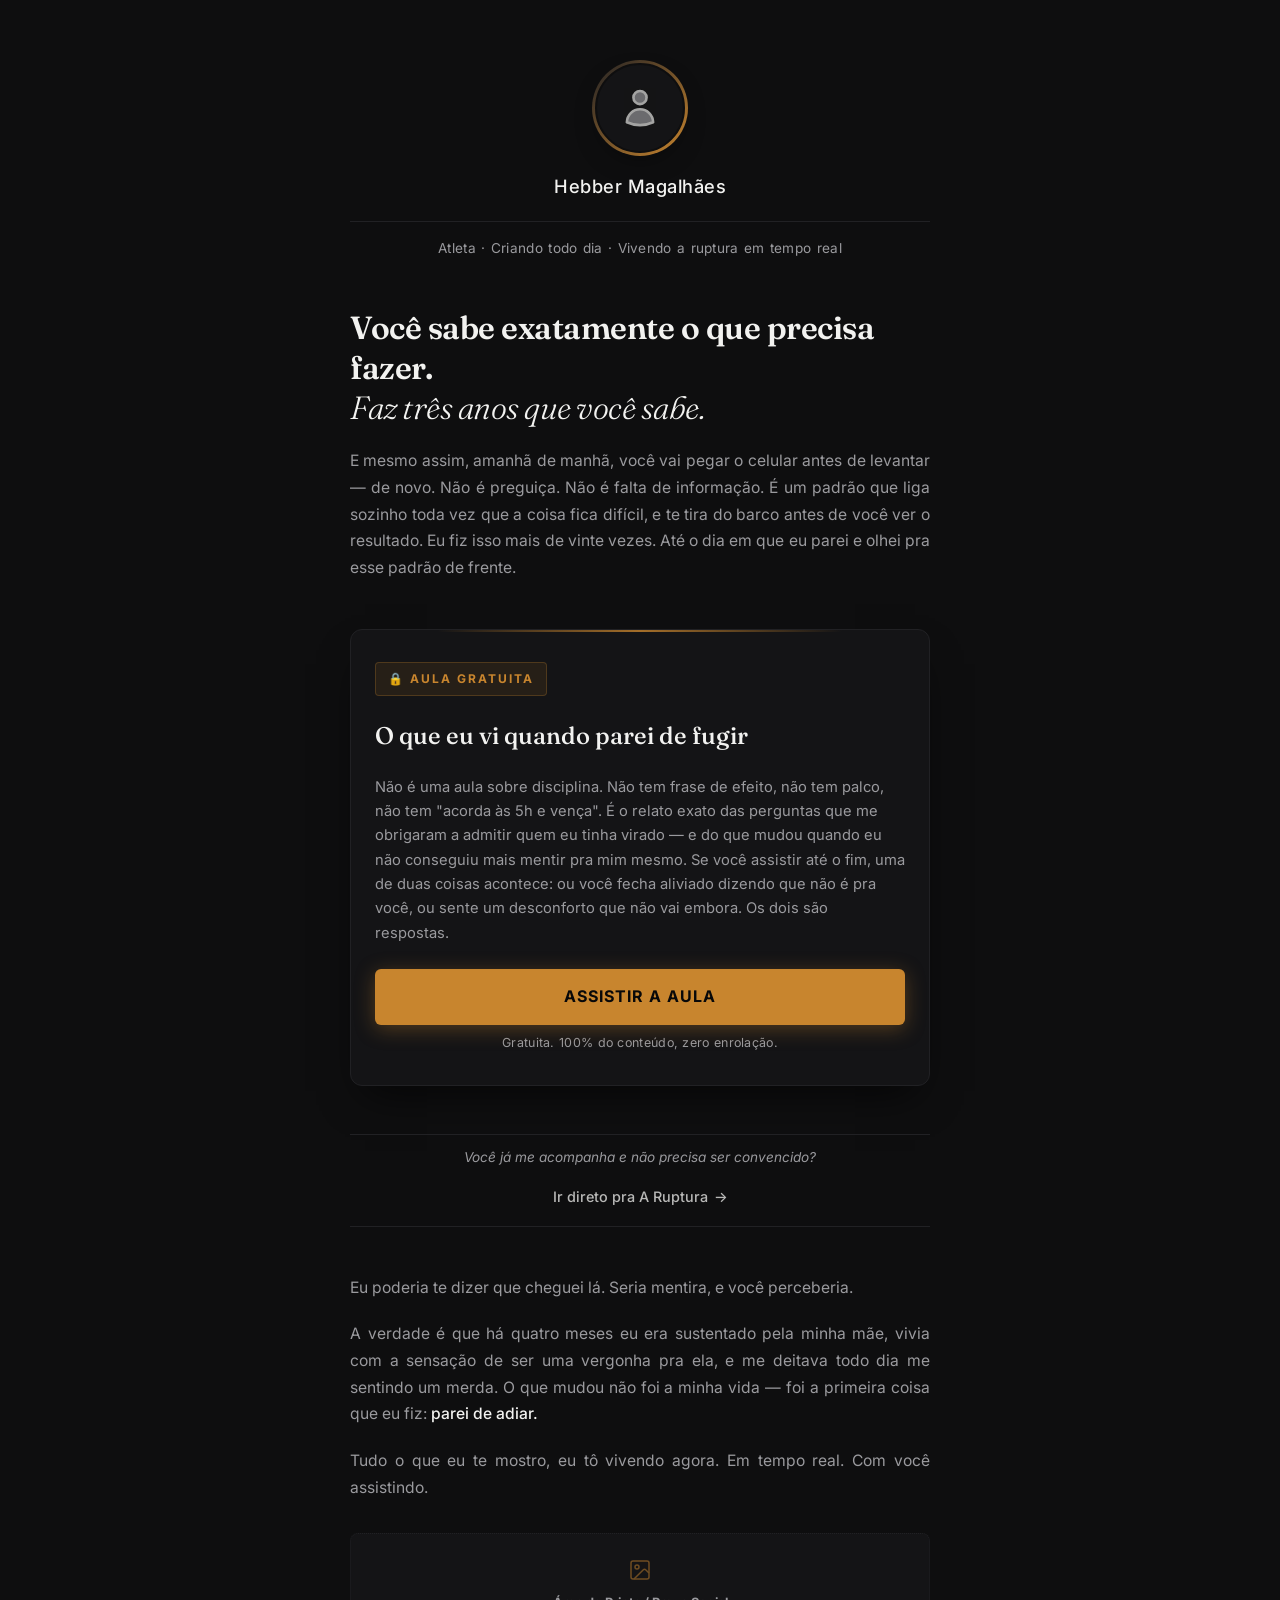
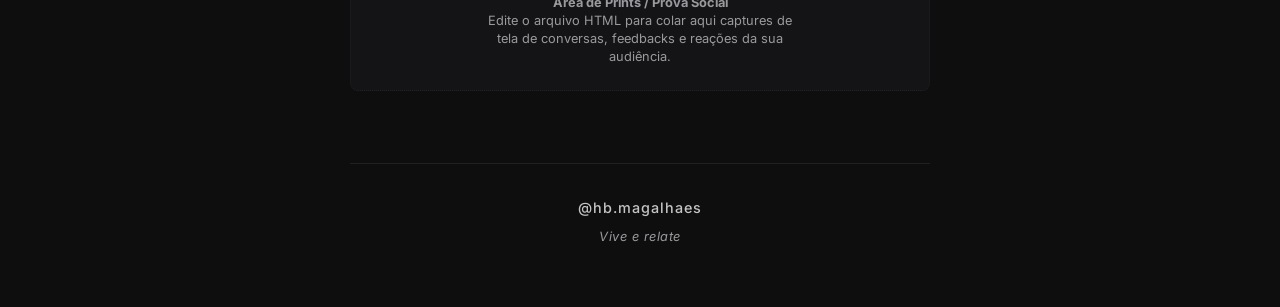
<file: index_completo.html>
<!DOCTYPE html>
<html lang="pt-BR">
<head>
    <meta charset="UTF-8">
    <meta name="viewport" content="width=device-width, initial-scale=1.0">
    <title>Hebber Magalhães | A Ruptura</title>
    
    <!-- GOOGLE FONTS: Fontes oficiais especificadas (Fraunces para serif, Inter para sans-serif) -->
    <link rel="preconnect" href="https://fonts.googleapis.com">
    <link rel="preconnect" href="https://fonts.gstatic.com" crossorigin>
    <link href="https://fonts.googleapis.com/css2?family=Fraunces:ital,opsz,wght@0,9..144,300..900;1,9..144,300..900&family=Inter:wght@300;400;500;600;700&display=swap" rel="stylesheet">
    
    <style>
        /* ==========================================================================
           CONFIGURAÇÕES ESTÉTICAS - PREMIUM UNDERGROUND DARK
           ========================================================================== */
        :root {
            --bg-color: #0E0E0F;           /* Fundo quase preto, sóbrio */
            --card-bg-color: #141416;      /* Fundo de caixas com sutil contraste */
            --border-color: #212124;       /* Linhas de divisão elegantes */
            
            /* COR DE DESTAQUE PRINCIPAL: Âmbar/Dourado Terroso Sóbrio */
            --accent-color: #C8852E;       
            --accent-hover: #D7943C;       
            --accent-active: #B27122;       
            --accent-alpha: rgba(200, 133, 46, 0.1);
            
            /* CONTRASTE DE TEXTOS */
            --text-white: #F2F2F0;         /* Off-white elegante */
            --text-gray: #9A9A9E;          /* Cinza para textos secundários */
            --text-dark: #080809;          /* Texto escuro para alto contraste sobre destaque */
            
            /* TIPOGRAFIA */
            --font-serif: 'Fraunces', Georgia, serif;
            --font-sans: 'Inter', system-ui, -apple-system, sans-serif;
            
            /* TRANSIÇÕES */
            --transition-smooth: all 0.3s cubic-bezier(0.16, 1, 0.3, 1);
        }

        /* RESET & RESET DA ROLAGEM */
        * {
            margin: 0;
            padding: 0;
            box-sizing: border-box;
            -webkit-tap-highlight-color: transparent;
        }

        html {
            scroll-behavior: smooth;
            background-color: var(--bg-color);
            color: var(--text-white);
            font-family: var(--font-sans);
        }

        body {
            min-height: 100vh;
            display: flex;
            flex-direction: column;
            align-items: center;
            justify-content: flex-start;
            padding: 40px 20px 60px 20px;
            overflow-x: hidden;
            line-height: 1.6;
        }

        /* ENVELOPE DA PÁGINA (Limitador de largura para manter leitura intimista) */
        .container {
            width: 100%;
            max-width: 520px; /* Mobile-first: visualização perfeita em celulares */
            margin: 0 auto;
            display: flex;
            flex-direction: column;
            gap: 48px; /* Ritmo de respiração e espaçamento generoso */
        }

        @media (min-width: 768px) {
            body {
                padding-top: 60px;
            }
            .container {
                max-width: 580px; /* Expansão suave em desktop */
            }
        }

        /* ESTILOS COMUNS */
        .font-serif {
            font-family: var(--font-serif);
        }

        .font-sans {
            font-family: var(--font-sans);
        }

        /* ANIMAÇÃO DE REVELAÇÃO SUAVE (Fade-in ao rolar) */
        .fade-in-section {
            opacity: 0;
            transform: translateY(12px);
            transition: var(--transition-smooth);
            transition-duration: 0.8s;
        }

        .fade-in-section.is-visible {
            opacity: 1;
            transform: translateY(0);
        }

        /* ==========================================================================
           [BLOCO 1 — TOPO]
           ========================================================================== */
        header {
            display: flex;
            flex-direction: column;
            align-items: center;
            text-align: center;
            gap: 16px;
        }

        /* Foto de perfil premium */
        .profile-container {
            position: relative;
            width: 96px;
            height: 96px;
            border-radius: 50%;
            padding: 3px;
            background: linear-gradient(135deg, var(--border-color) 0%, var(--accent-color) 100%);
            box-shadow: 0 10px 25px -10px rgba(0, 0, 0, 0.5);
        }

        .profile-pic {
            width: 100%;
            height: 100%;
            background-color: var(--card-bg-color);
            border-radius: 50%;
            display: flex;
            align-items: center;
            justify-content: center;
            overflow: hidden;
            border: 2px solid var(--bg-color);
        }

        /* Avatar de placeholder elegante usando SVG minimalista (fácil de trocar depois) */
        .profile-pic svg {
            width: 42px;
            height: 42px;
            fill: var(--text-gray);
            opacity: 0.65;
            transition: var(--transition-smooth);
        }

        .profile-container:hover .profile-pic svg {
            opacity: 0.9;
            transform: scale(1.05);
            fill: var(--accent-color);
        }

        .profile-name {
            font-size: 1.15rem;
            font-weight: 500;
            letter-spacing: 0.5px;
            color: var(--text-white);
        }

        .profile-divider {
            width: 100%;
            height: 1px;
            background-color: var(--border-color);
            position: relative;
            margin-top: 4px;
        }

        /* Subtítulo discreto */
        .profile-role {
            font-size: 0.85rem;
            color: var(--text-gray);
            letter-spacing: 0.3px;
            word-spacing: 1px;
            font-weight: 400;
        }

        /* ==========================================================================
           [BLOCO 2 — HEADLINE]
           ========================================================================== */
        .headline-section {
            text-align: left;
            display: flex;
            flex-direction: column;
            gap: 20px;
        }

        .headline-title {
            font-size: 2rem;
            font-weight: 600;
            line-height: 1.25;
            letter-spacing: -0.5px;
            color: var(--text-white);
        }

        /* Letra capitular sutil ou peso contrastante para forte impacto */
        .headline-title span {
            display: block;
            color: var(--text-white);
            font-style: italic;
            font-weight: 300;
        }

        .headline-support {
            font-size: 0.98rem;
            line-height: 1.7;
            color: var(--text-gray);
            font-weight: 400;
            text-align: justify;
        }

        /* ==========================================================================
           [BLOCO 3 — OFERTA PRINCIPAL: AULA GRATUITA] - ELEMENTO DOMINANTE
           ========================================================================== */
        .offer-card {
            background-color: var(--card-bg-color);
            border: 1px solid var(--border-color);
            border-radius: 12px;
            padding: 32px 24px;
            display: flex;
            flex-direction: column;
            gap: 24px;
            position: relative;
            overflow: hidden;
            box-shadow: 0 20px 40px -15px rgba(0, 0, 0, 0.7);
        }

        /* Linha sutil de brilho superior no card principal */
        .offer-card::before {
            content: '';
            position: absolute;
            top: 0;
            left: 0;
            right: 0;
            height: 2px;
            background: linear-gradient(90deg, transparent 15%, var(--accent-color) 50%, transparent 85%);
            opacity: 0.8;
        }

        /* Selo Estilo Etiqueta Uppercase */
        .tag-free {
            align-self: flex-start;
            font-size: 0.75rem;
            font-weight: 700;
            letter-spacing: 2px;
            background-color: var(--accent-alpha);
            color: var(--accent-color);
            padding: 6px 12px;
            border-radius: 4px;
            border: 1px solid rgba(200, 133, 46, 0.25);
            display: flex;
            align-items: center;
            gap: 6px;
        }

        .offer-title {
            font-size: 1.5rem;
            font-weight: 500;
            line-height: 1.3;
            color: var(--text-white);
        }

        .offer-text {
            font-size: 0.92rem;
            line-height: 1.65;
            color: var(--text-gray);
            text-align: left;
        }

        /* BOTÃO PRINCIPAL: TOTAL DOMÍNIO VISUAL, ALTO CONTRASTE */
        .btn-primary {
            display: flex;
            align-items: center;
            justify-content: center;
            width: 100%;
            height: 56px; /* Área de toque generosa garantida (mín. 52px) */
            background-color: var(--accent-color);
            color: var(--text-dark);
            text-decoration: none;
            font-weight: 700;
            font-size: 1rem;
            letter-spacing: 1px;
            border-radius: 6px;
            border: none;
            cursor: pointer;
            transition: var(--transition-smooth);
            position: relative;
            box-shadow: 0 4px 20px rgba(200, 133, 46, 0.35);
        }

        .btn-primary:hover {
            background-color: var(--accent-hover);
            transform: translateY(-2px);
            box-shadow: 0 8px 25px rgba(200, 133, 46, 0.5);
        }

        .btn-primary:active {
            background-color: var(--accent-active);
            transform: translateY(0);
            box-shadow: 0 4px 10px rgba(200, 133, 46, 0.2);
        }

        /* Microcopy sutil abaixo do botão */
        .btn-microcopy {
            font-size: 0.78rem;
            color: var(--text-gray);
            text-align: center;
            letter-spacing: 0.3px;
        }

        /* ==========================================================================
           [BLOCO 4 — PORTA LATERAL: COMPRA DIRETA] - DISCRETO E SUTIL
           ========================================================================== */
        .lateral-door {
            text-align: center;
            padding: 12px 0;
            display: flex;
            flex-direction: column;
            gap: 10px;
            border-top: 1px solid var(--border-color);
            border-bottom: 1px solid var(--border-color);
        }

        .lateral-text {
            font-size: 0.85rem;
            color: var(--text-gray);
            font-style: italic;
        }

        /* Link secundário sem caixa, discreto, menor */
        .lateral-link {
            font-size: 0.9rem;
            color: var(--text-white);
            text-decoration: none;
            display: inline-flex;
            align-items: center;
            justify-content: center;
            gap: 6px;
            font-weight: 500;
            opacity: 0.75;
            transition: var(--transition-smooth);
            width: fit-content;
            margin: 0 auto;
            position: relative;
            padding: 6px 0;
        }

        /* Sutil sublinhado dinâmico no hover */
        .lateral-link::after {
            content: '';
            position: absolute;
            bottom: 2px;
            left: 0;
            width: 100%;
            height: 1px;
            background-color: var(--text-white);
            transform: scaleX(0);
            transform-origin: right;
            transition: transform 0.3s cubic-bezier(0.16, 1, 0.3, 1);
        }

        .lateral-link:hover {
            opacity: 1;
        }

        .lateral-link:hover::after {
            transform: scaleX(1);
            transform-origin: left;
        }

        .lateral-link span {
            transition: transform 0.3s var(--transition-smooth);
        }

        .lateral-link:hover span {
            transform: translateX(4px);
        }

        /* ==========================================================================
           [BLOCO 5 — QUEM É VOCÊ / PROVA]
           ========================================================================== */
        .story-section {
            display: flex;
            flex-direction: column;
            gap: 20px;
            text-align: left;
        }

        .story-text {
            font-size: 0.98rem;
            line-height: 1.7;
            color: var(--text-gray);
            text-align: justify;
        }

        /* Destaque para parágrafo de impacto */
        .story-text strong {
            color: var(--text-white);
            font-weight: 500;
        }

        /* ==========================================================================
           ÁREA DE PRINTS / PROVA SOCIAL (Espaço reservado e elegantemente desenhado)
           ========================================================================== */
        /* ÁREA DE PRINTS/PROVA SOCIAL */
        .proof-gallery {
            display: flex;
            flex-direction: column;
            gap: 16px;
            margin-top: 12px;
        }

        /* Mockup elegante de mensagem/resultado de aluno como feedback visual */
        .proof-placeholder-card {
            background-color: var(--card-bg-color);
            border: 1px dotted var(--border-color);
            border-radius: 8px;
            padding: 24px;
            text-align: center;
            position: relative;
            display: flex;
            flex-direction: column;
            align-items: center;
            justify-content: center;
            gap: 8px;
            min-height: 120px;
        }

        .proof-placeholder-card svg {
            width: 24px;
            height: 24px;
            stroke: var(--accent-color);
            stroke-width: 1.5;
            opacity: 0.5;
            margin-bottom: 4px;
        }

        .proof-placeholder-text {
            font-size: 0.8rem;
            color: var(--text-gray);
            max-width: 320px;
            line-height: 1.4;
        }

        /* ==========================================================================
           [BLOCO 6 — RODAPÉ]
           ========================================================================== */
        footer {
            margin-top: 24px;
            display: flex;
            flex-direction: column;
            align-items: center;
            gap: 8px;
            text-align: center;
            padding-top: 32px;
            border-top: 1px solid var(--border-color);
        }

        .footer-handle {
            font-size: 0.9rem;
            font-weight: 500;
            letter-spacing: 1px;
            color: var(--text-white);
            text-decoration: none;
            opacity: 0.8;
            transition: var(--transition-smooth);
        }

        .footer-handle:hover {
            opacity: 1;
            color: var(--accent-color);
        }

        .footer-tagline {
            font-size: 0.8rem;
            color: var(--text-gray);
            font-style: italic;
            letter-spacing: 0.5px;
        }
    </style>
</head>
<body>

    <div class="container">
        
        <!-- [BLOCO 1 — TOPO] -->
        <header class="fade-in-section">
            <div class="profile-container">
                <div class="profile-pic">
                    <!-- SVG elegante que simula um atleta masculino / foco em silhueta de perfil -->
                    <svg viewBox="0 0 24 24" fill="none" stroke="currentColor" stroke-width="1.5">
                        <path stroke-linecap="round" stroke-linejoin="round" d="M15.75 6a3.75 3.75 0 11-7.5 0 3.75 3.75 0 017.5 0zM4.501 20.118a7.5 7.5 0 0114.998 0A17.933 17.933 0 0112 21.75c-2.676 0-5.216-.584-7.499-1.632z" />
                    </svg>
                </div>
            </div>
            
            <h1 class="profile-name">Hebber Magalhães</h1>
            
            <div class="profile-divider"></div>
            
            <p class="profile-role">Atleta &middot; Criando todo dia &middot; Vivendo a ruptura em tempo real</p>
        </header>


        <!-- [BLOCO 2 — HEADLINE] -->
        <section class="headline-section fade-in-section">
            <h2 class="headline-title font-serif">
                Você sabe exatamente o que precisa fazer.
                <span>Faz três anos que você sabe.</span>
            </h2>
            <p class="headline-support font-sans">
                E mesmo assim, amanhã de manhã, você vai pegar o celular antes de levantar — de novo. Não é preguiça. Não é falta de informação. É um padrão que liga sozinho toda vez que a coisa fica difícil, e te tira do barco antes de você ver o resultado. Eu fiz isso mais de vinte vezes. Até o dia em que eu parei e olhei pra esse padrão de frente.
            </p>
        </section>


        <!-- [BLOCO 3 — OFERTA PRINCIPAL: AULA GRATUITA] -->
        <section class="offer-card fade-in-section">
            
            <div class="tag-free font-sans">🔒 AULA GRATUITA</div>
            
            <h3 class="offer-title font-serif">O que eu vi quando parei de fugir</h3>
            
            <p class="offer-text font-sans">
                Não é uma aula sobre disciplina. Não tem frase de efeito, não tem palco, não tem "acorda às 5h e vença". É o relato exato das perguntas que me obrigaram a admitir quem eu tinha virado — e do que mudou quando eu não conseguiu mais mentir pra mim mesmo. Se você assistir até o fim, uma de duas coisas acontece: ou você fecha aliviado dizendo que não é pra você, ou sente um desconforto que não vai embora. Os dois são respostas.
            </p>
            
            <div style="display: flex; flex-direction: column; gap: 8px;">
                <!-- EDIT DO LINK DA AULA: Altere o 'href' abaixo para o link da sua aula do YouTube/Vimeo/etc. -->
                <a id="link-aula" href="#aula" class="btn-primary font-sans">
                    ASSISTIR A AULA
                </a>
                <p class="btn-microcopy font-sans">Gratuita. 100% do conteúdo, zero enrolação.</p>
            </div>
        </section>


        <!-- [BLOCO 4 — PORTA LATERAL: COMPRA DIRETA] -->
        <section class="lateral-door fade-in-section">
            <p class="lateral-text font-sans">Você já me acompanha e não precisa ser convencido?</p>
            
            <!-- EDIT DO LINK DO PRODUTO: Altere o 'href' abaixo para o link de checkout do produto direto -->
            <a id="link-produto" href="#produto" class="lateral-link font-sans">
                Ir direto pra A Ruptura <span>&rarr;</span>
            </a>
        </section>


        <!-- [BLOCO 5 — QUEM É VOCÊ / PROVA] -->
        <section class="story-section fade-in-section">
            <p class="story-text font-sans">
                Eu poderia te dizer que cheguei lá. Seria mentira, e você perceberia.
            </p>
            <p class="story-text font-sans font-medium">
                A verdade é que há quatro meses eu era sustentado pela minha mãe, vivia com a sensação de ser uma vergonha pra ela, e me deitava todo dia me sentindo um merda. O que mudou não foi a minha vida — foi a primeira coisa que eu fiz: <strong>parei de adiar.</strong>
            </p>
            <p class="story-text font-sans">
                Tudo o que eu te mostro, eu tô vivendo agora. Em tempo real. Com você assistindo.
            </p>

            <!-- ÁREA DE PRINTS/PROVA SOCIAL -->
            <div class="proof-gallery">
                <div class="proof-placeholder-card font-sans">
                    <svg viewBox="0 0 24 24" fill="none" class="lucide lucide-image" stroke="currentColor">
                        <rect width="18" height="18" x="3" y="3" rx="2" ry="2"/>
                        <circle cx="9" cy="9" r="2"/>
                        <path d="m21 15-3.086-3.086a2 2 0 0 0-2.828 0L6 21"/>
                    </svg>
                    <p class="proof-placeholder-text">
                        <strong>Área de Prints / Prova Social</strong><br>
                        Edite o arquivo HTML para colar aqui captures de tela de conversas, feedbacks e reações da sua audiência.
                    </p>
                </div>
            </div>
        </section>


        <!-- [BLOCO 6 — RODAPÉ] -->
        <footer class="fade-in-section">
            <a href="https://instagram.com/hb.magalhaes" target="_blank" rel="noopener noreferrer" class="footer-handle font-sans">
                @hb.magalhaes
            </a>
            <p class="footer-tagline">Vive e relate</p>
        </footer>

    </div>

    <!-- ANIMAÇÃO DE FADE-IN SUAVE NO SCROLL -->
    <script>
        document.addEventListener("DOMContentLoaded", function() {
            const sections = document.querySelectorAll(".fade-in-section");
            
            const observerOptions = {
                root: null,
                rootMargin: "0px",
                threshold: 0.1
            };
            
            const observer = new IntersectionObserver((entries, observer) => {
                entries.forEach(entry => {
                    if (entry.isIntersecting) {
                        entry.target.classList.add("is-visible");
                        observer.unobserve(entry.target); // Executa apenas uma vez
                    }
                });
            }, observerOptions);
            
            // Ativa o fade-in gradualmente
            sections.forEach((section, index) => {
                // Adiciona um micro atraso para o carregamento inicial do topo
                if (index < 2) {
                    setTimeout(() => {
                        section.classList.add("is-visible");
                    }, index * 150);
                } else {
                    observer.observe(section);
                }
            });
        });
    </script>
</body>
</html>
</file>
